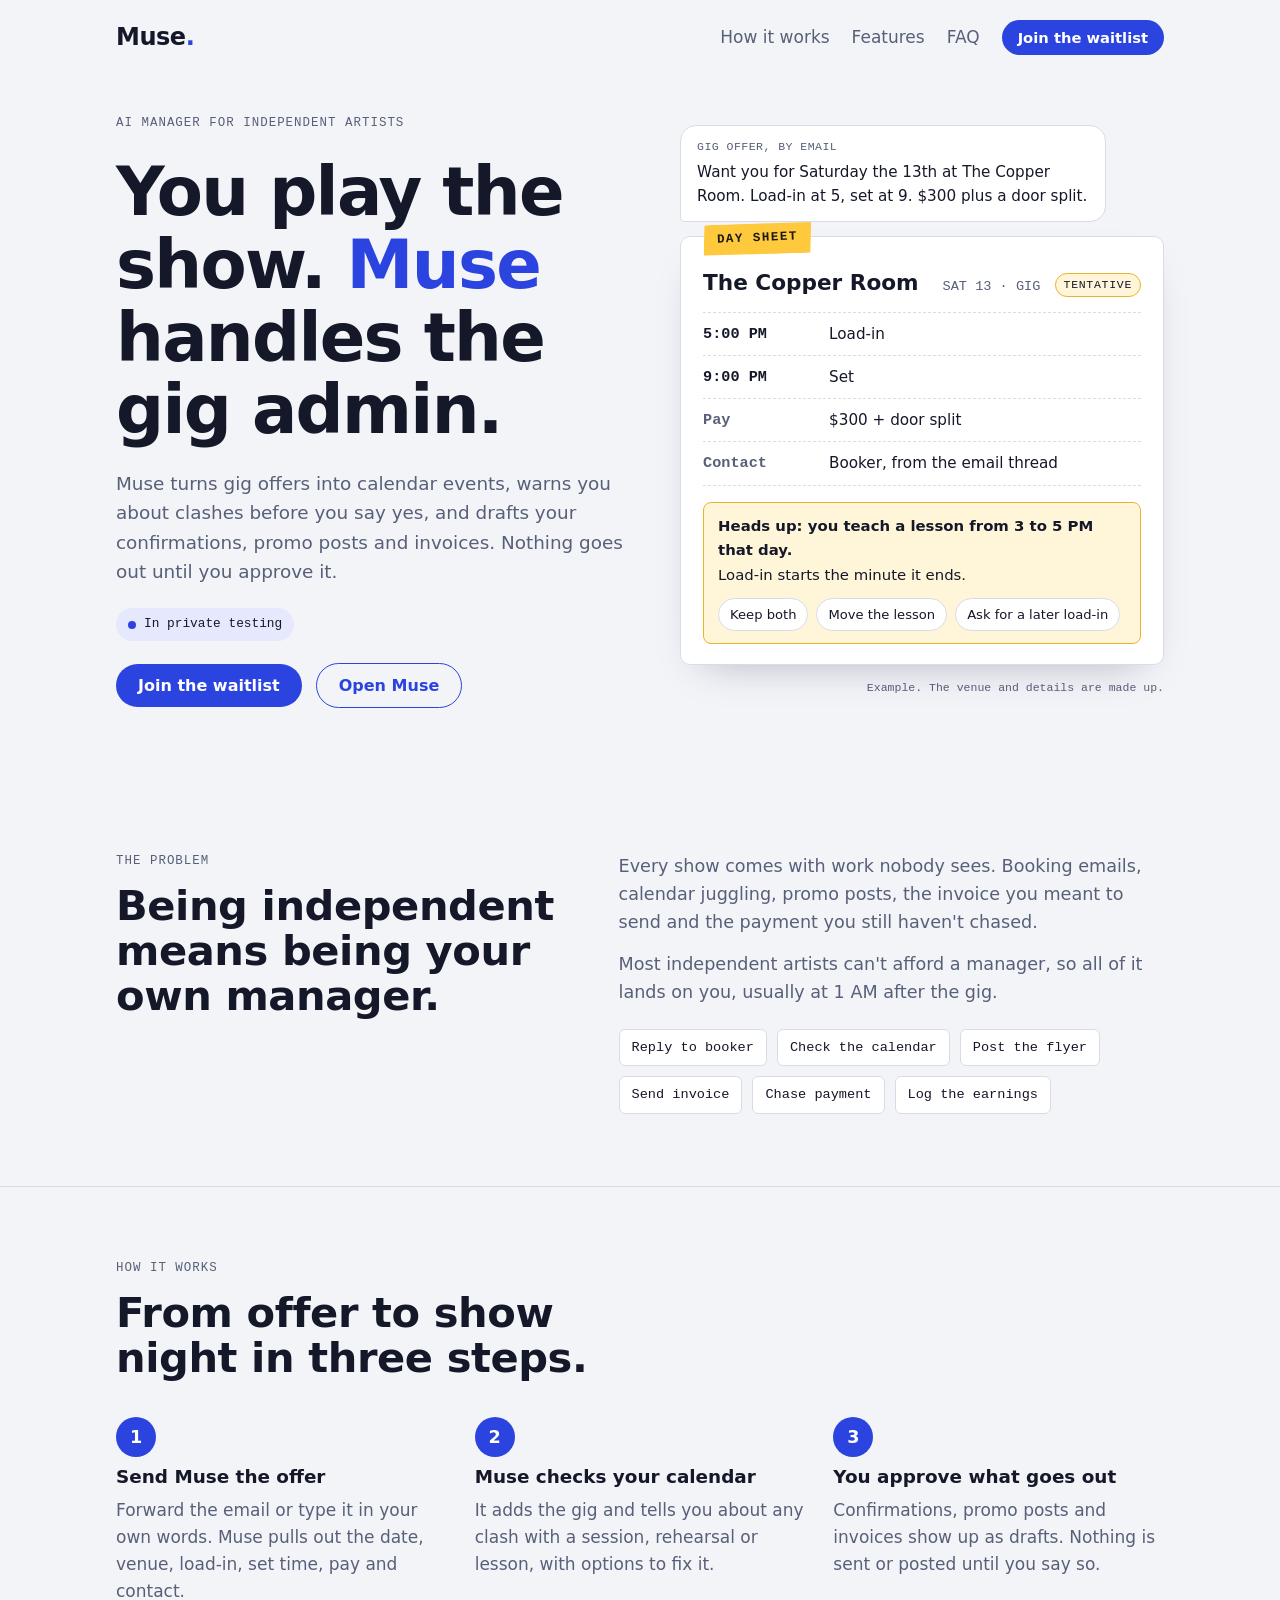
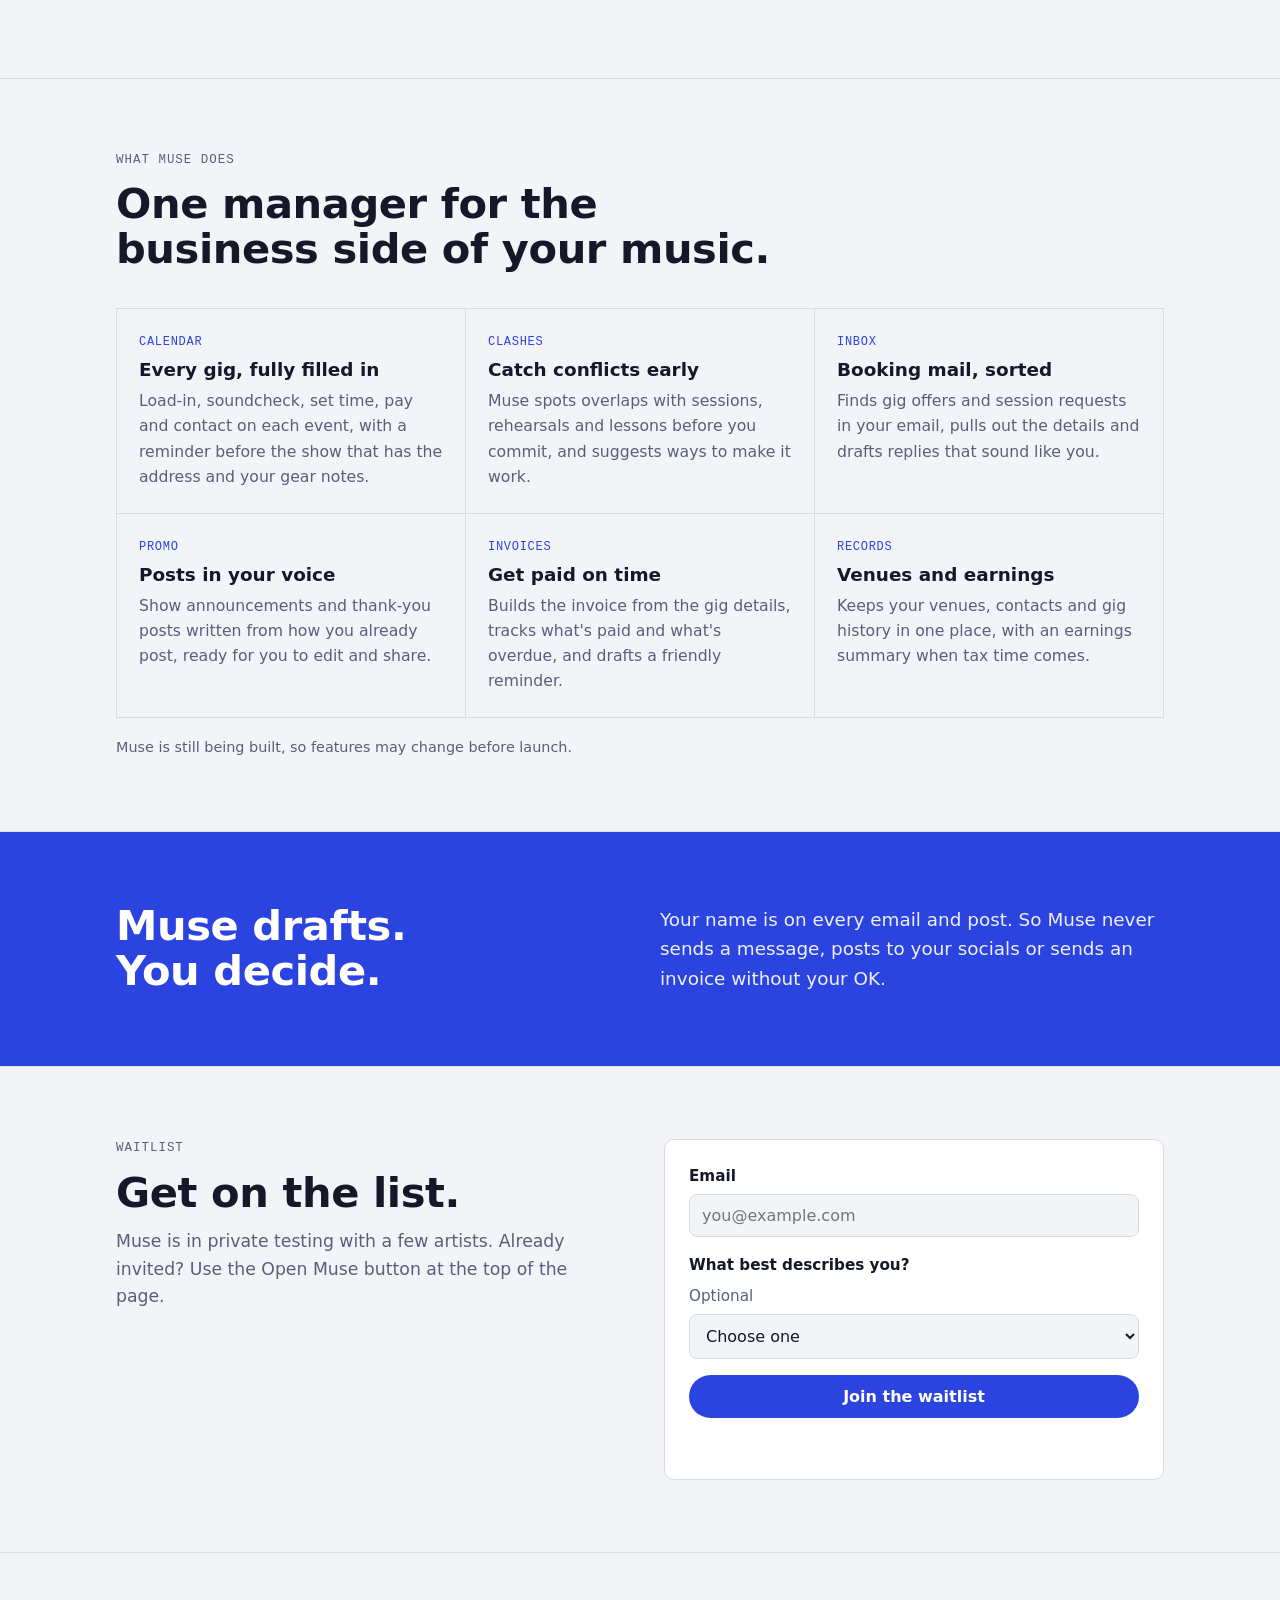
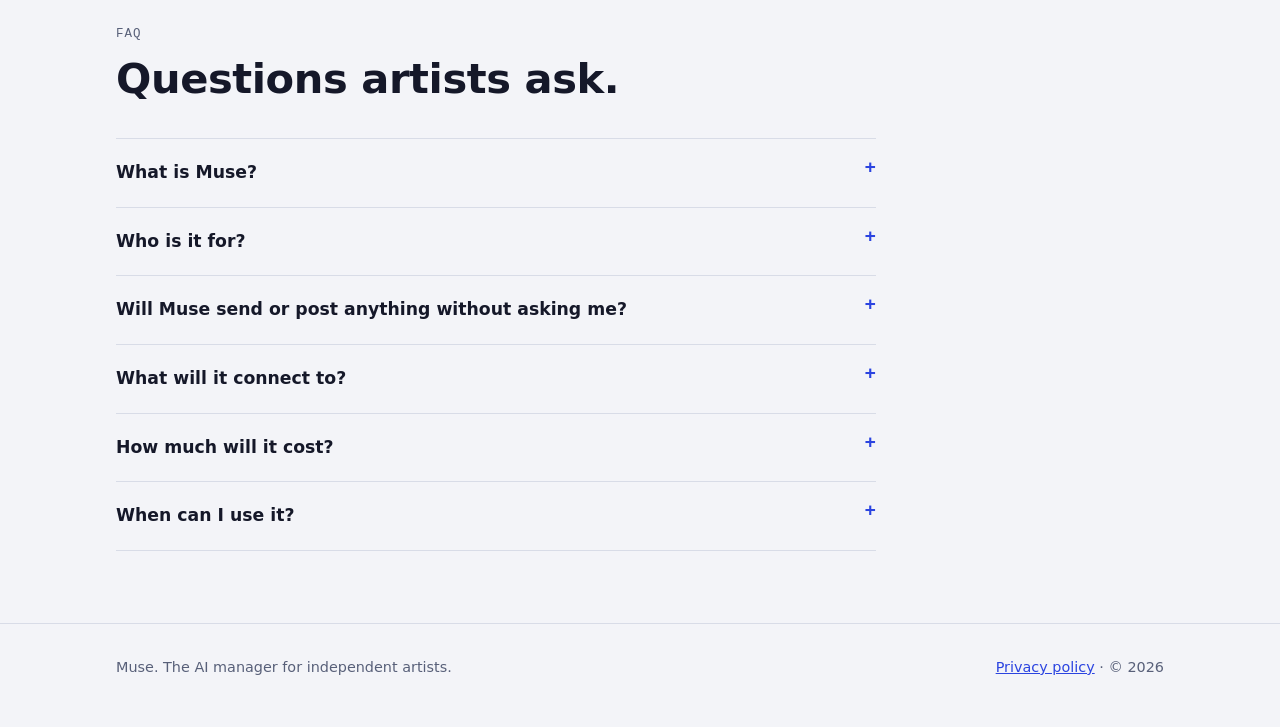
<file: deploy/site/index.html>
<!doctype html>
<html lang="en">
<head>
<meta charset="utf-8">
<meta name="viewport" content="width=device-width, initial-scale=1">
<title>Muse</title>
<meta name="description" content="Muse is an AI manager for independent musicians: calendar, email, invoices, social posts and contacts in one place.">
<style>
/* Layout: a gig "day sheet" leads the hero; sections run as one narrow column of plain bands, with the tape label as the single flourish. */
:root {
  --bg: #F3F4F8;
  --surface: #FFFFFF;
  --ink: #151829;
  --muted: #586079;
  --line: #D8DCE7;
  --accent: #2B44E0;
  --accent-ink: #FFFFFF;
  --accent-soft: #E6E9FD;
  --tape: #FFC93E;
  --tape-ink: #1B1A12;
  --warn-bg: #FFF5D9;
  --warn-line: #E9B42C;
  --font-display: system-ui, -apple-system, "Segoe UI", Roboto, sans-serif;
  --font-body: system-ui, -apple-system, "Segoe UI", Roboto, sans-serif;
  --font-mono: ui-monospace, "SFMono-Regular", Menlo, Consolas, monospace;
  --radius: 10px;
}
@media (prefers-color-scheme: dark) {
  :root:not([data-theme="light"]) {
    --bg: #0F1121; --surface: #181B30; --ink: #EDEFF7; --muted: #A2A8C1; --line: #2B2F4B;
    --accent: #8191FF; --accent-ink: #0F1121; --accent-soft: #232852;
    --tape: #FFC93E; --tape-ink: #1B1A12; --warn-bg: #2E2712; --warn-line: #B98D1E;
    color-scheme: dark;
  }
}
:root[data-theme="dark"] {
  --bg: #0F1121; --surface: #181B30; --ink: #EDEFF7; --muted: #A2A8C1; --line: #2B2F4B;
  --accent: #8191FF; --accent-ink: #0F1121; --accent-soft: #232852;
  --tape: #FFC93E; --tape-ink: #1B1A12; --warn-bg: #2E2712; --warn-line: #B98D1E;
  color-scheme: dark;
}

* { box-sizing: border-box; }
body {
  margin: 0;
  background: var(--bg);
  color: var(--ink);
  font-family: var(--font-body);
  font-size: 17px;
  line-height: 1.6;
}
.wrap {
  max-width: 1080px;
  margin: 0 auto;
  padding-left: max(16px, env(safe-area-inset-left, 0px));
  padding-right: max(16px, env(safe-area-inset-right, 0px));
}
a { color: var(--accent); }
:focus-visible { outline: 3px solid var(--accent); outline-offset: 2px; border-radius: 4px; }
h1, h2, h3 { font-family: var(--font-display); line-height: 1.08; text-wrap: balance; margin: 0; }
h2 { font-size: clamp(1.8rem, 4vw, 2.6rem); font-weight: 800; letter-spacing: -0.01em; }
h3 { font-size: 1.15rem; font-weight: 700; }
p { margin: 0; }
.eyebrow {
  font-family: var(--font-mono); font-size: 0.78rem; letter-spacing: 0.08em;
  text-transform: uppercase; color: var(--muted);
}
.btn {
  display: inline-flex; align-items: center; justify-content: center; gap: 8px;
  background: var(--accent); color: var(--accent-ink); border: 0; border-radius: 999px;
  padding: 12px 22px; font: 600 1rem var(--font-body); text-decoration: none; cursor: pointer;
}
.btn:hover { filter: brightness(1.08); }

/* Nav */
nav { padding-block: 18px; }
nav .wrap { display: flex; align-items: center; justify-content: space-between; gap: 16px; }
.wordmark { font-family: var(--font-display); font-weight: 800; font-size: 1.5rem; color: var(--ink); text-decoration: none; letter-spacing: -0.02em; }
.wordmark span { color: var(--accent); }
.navlinks { display: flex; align-items: center; gap: 22px; }
.navlinks a:not(.btn) { color: var(--muted); text-decoration: none; font-weight: 500; }
.navlinks a:not(.btn):hover { color: var(--ink); }
.navlinks .btn { padding: 9px 16px; font-size: 0.92rem; }
@media (max-width: 720px) { .navlinks a:not(.btn) { display: none; } }

/* Hero */
.hero { padding-block: 40px 72px; }
.hero .wrap { display: grid; grid-template-columns: 1.05fr 1fr; gap: 56px; align-items: center; }
.hero-copy { display: flex; flex-direction: column; gap: 22px; min-width: 0; }
.hero h1 { font-size: clamp(2.5rem, 6vw, 4.2rem); font-weight: 800; letter-spacing: -0.025em; }
.hero h1 em { font-style: normal; color: var(--accent); }
.lede { font-size: 1.15rem; color: var(--muted); max-width: 34em; }
.status {
  align-self: flex-start; display: inline-flex; align-items: center; gap: 8px;
  font-family: var(--font-mono); font-size: 0.8rem; color: var(--ink);
  background: var(--accent-soft); border-radius: 999px; padding: 6px 12px;
}
.status::before { content: ""; width: 8px; height: 8px; border-radius: 50%; background: var(--accent); }
.hero-actions { display: flex; flex-wrap: wrap; gap: 14px; align-items: center; }
.hero-actions .quiet { color: var(--muted); font-size: 0.95rem; }
.btn-ghost { background: transparent; color: var(--accent); border: 1px solid var(--accent); }

/* Day sheet demo */
.demo { display: flex; flex-direction: column; gap: 14px; min-width: 0; }
.offer {
  align-self: flex-start; max-width: 88%;
  background: var(--surface); border: 1px solid var(--line); border-radius: 16px 16px 16px 4px;
  padding: 12px 16px; font-size: 0.95rem;
}
.offer small { display: block; font-family: var(--font-mono); font-size: 0.72rem; color: var(--muted); margin-bottom: 4px; letter-spacing: 0.04em; }
.sheet {
  position: relative; background: var(--surface); border: 1px solid var(--line);
  border-radius: var(--radius); padding: 34px 22px 20px;
  box-shadow: 0 18px 40px -24px rgba(20, 24, 60, 0.35);
}
.tape {
  position: absolute; top: -14px; left: 22px; transform: rotate(-2.5deg);
  background: var(--tape); color: var(--tape-ink);
  font-family: var(--font-mono); font-weight: 600; font-size: 0.78rem; letter-spacing: 0.12em;
  padding: 6px 14px; box-shadow: 0 2px 0 rgba(0,0,0,0.08);
  clip-path: polygon(2% 0, 100% 4%, 98% 100%, 0 94%);
}
.sheet-head { display: flex; justify-content: space-between; align-items: baseline; gap: 12px; flex-wrap: wrap; margin-bottom: 14px; }
.sheet-head h3 { font-size: 1.35rem; }
.sheet-head .date { font-family: var(--font-mono); font-size: 0.85rem; color: var(--muted); }
.runs { list-style: none; margin: 0; padding: 0; border-top: 1px dashed var(--line); }
.runs li {
  display: grid; grid-template-columns: 7.5em 1fr; gap: 12px;
  padding: 9px 0; border-bottom: 1px dashed var(--line); font-size: 0.95rem;
}
.runs .t { font-family: var(--font-mono); font-variant-numeric: tabular-nums; font-weight: 600; }
.runs .k { color: var(--muted); }
.chip {
  display: inline-block; font-family: var(--font-mono); font-size: 0.72rem; letter-spacing: 0.06em;
  text-transform: uppercase; padding: 2px 8px; border-radius: 999px; border: 1px solid var(--warn-line);
  color: var(--ink); background: var(--warn-bg); vertical-align: 2px; margin-left: 6px;
}
.clash {
  margin-top: 16px; background: var(--warn-bg); border: 1px solid var(--warn-line);
  border-radius: 8px; padding: 12px 14px; font-size: 0.93rem;
}
.clash strong { display: block; margin-bottom: 2px; }
.choices { display: flex; flex-wrap: wrap; gap: 8px; margin-top: 10px; }
.choices span {
  font-size: 0.82rem; font-weight: 500; padding: 5px 11px; border-radius: 999px;
  border: 1px solid var(--line); background: var(--surface);
}
.example-note { font-family: var(--font-mono); font-size: 0.72rem; color: var(--muted); text-align: right; }

/* Sections */
section { padding-block: 72px; }
section + section { border-top: 1px solid var(--line); }
.section-head { display: flex; flex-direction: column; gap: 12px; max-width: 40em; margin-bottom: 36px; }
.section-head p { color: var(--muted); font-size: 1.08rem; }

.problem .wrap { display: grid; grid-template-columns: 1fr 1.2fr; gap: 48px; align-items: start; }
.problem p { color: var(--muted); font-size: 1.1rem; max-width: 34em; }
.problem p + p { margin-top: 14px; }
.chores { list-style: none; padding: 0; margin: 0; display: flex; flex-wrap: wrap; gap: 10px; }
.chores li {
  font-family: var(--font-mono); font-size: 0.85rem; padding: 7px 12px;
  border: 1px solid var(--line); border-radius: 6px; background: var(--surface);
}

.steps { list-style: none; padding: 0; margin: 0; display: grid; grid-template-columns: repeat(3, 1fr); gap: 28px; counter-reset: step; }
.steps li { display: flex; flex-direction: column; gap: 10px; min-width: 0; counter-increment: step; }
.steps li::before {
  content: counter(step); font-family: var(--font-display); font-weight: 800; font-size: 1.1rem;
  width: 40px; height: 40px; border-radius: 50%; display: grid; place-items: center;
  background: var(--accent); color: var(--accent-ink);
}
.steps p { color: var(--muted); }

.features { display: grid; grid-template-columns: repeat(3, 1fr); gap: 0; border-top: 1px solid var(--line); border-left: 1px solid var(--line); }
.feature { padding: 24px 22px; border-right: 1px solid var(--line); border-bottom: 1px solid var(--line); display: flex; flex-direction: column; gap: 8px; min-width: 0; }
.feature .tag { font-family: var(--font-mono); font-size: 0.75rem; letter-spacing: 0.06em; text-transform: uppercase; color: var(--accent); }
.feature p { color: var(--muted); font-size: 0.98rem; }
.fine { margin-top: 18px; color: var(--muted); font-size: 0.9rem; }

.charge { background: var(--accent); color: var(--accent-ink); }
.charge .wrap { display: grid; grid-template-columns: 1fr 1fr; gap: 40px; align-items: center; }
.charge h2 { color: var(--accent-ink); }
.charge p { font-size: 1.15rem; opacity: 0.92; max-width: 30em; }

.waitlist .wrap { display: grid; grid-template-columns: 1fr 1fr; gap: 48px; align-items: start; }
form {
  background: var(--surface); border: 1px solid var(--line); border-radius: var(--radius);
  padding: 24px; display: flex; flex-direction: column; gap: 16px; min-width: 0;
}
label { font-weight: 600; font-size: 0.95rem; display: flex; flex-direction: column; gap: 6px; }
label .opt { font-weight: 400; color: var(--muted); }
input, select {
  font: 400 1rem var(--font-body); color: var(--ink); background: var(--bg);
  border: 1px solid var(--line); border-radius: 8px; padding: 11px 12px; width: 100%;
}
input:focus, select:focus { outline: 2px solid var(--accent); outline-offset: 1px; }
.form-msg { font-size: 0.95rem; min-height: 1.4em; color: var(--ink); }

.faq { display: flex; flex-direction: column; border-top: 1px solid var(--line); max-width: 760px; }
details { border-bottom: 1px solid var(--line); padding: 4px 0; }
summary {
  cursor: pointer; list-style: none; padding: 16px 0; font-weight: 600; font-size: 1.08rem;
  display: flex; justify-content: space-between; gap: 16px;
}
summary::-webkit-details-marker { display: none; }
summary::after { content: "+"; font-family: var(--font-mono); color: var(--accent); font-size: 1.2rem; line-height: 1; }
details[open] summary::after { content: "\2212"; }
details p { color: var(--muted); padding: 0 0 18px; max-width: 40em; }

footer { padding-block: 32px 48px; border-top: 1px solid var(--line); color: var(--muted); font-size: 0.9rem; }
footer .wrap { display: flex; justify-content: space-between; gap: 16px; flex-wrap: wrap; }

@media (max-width: 860px) {
  .hero .wrap, .problem .wrap, .charge .wrap, .waitlist .wrap { grid-template-columns: 1fr; gap: 36px; }
  .steps { grid-template-columns: 1fr; }
  .features { grid-template-columns: 1fr 1fr; }
  section { padding-block: 56px; }
}
@media (max-width: 560px) {
  .features { grid-template-columns: 1fr; }
  .runs li { grid-template-columns: 6.5em 1fr; }
}
@media (prefers-reduced-motion: no-preference) {
  .sheet { animation: rise 0.6s ease-out both; animation-delay: 0.15s; }
  .clash { animation: rise 0.5s ease-out both; animation-delay: 0.55s; }
  @keyframes rise { from { transform: translateY(8px); } to { transform: none; } }
}
</style>
</head>
<body>
<nav>
  <div class="wrap">
    <a class="wordmark" href="#top">Muse<span>.</span></a>
    <div class="navlinks">
      <a href="#how">How it works</a>
      <a href="#features">Features</a>
      <a href="#faq">FAQ</a>
      <a class="btn" href="#waitlist">Join the waitlist</a>
    </div>
  </div>
</nav>

<header class="hero" id="top">
  <div class="wrap">
    <div class="hero-copy">
      <span class="eyebrow">AI manager for independent artists</span>
      <h1>You play the show. <em>Muse</em> handles the gig admin.</h1>
      <p class="lede">Muse turns gig offers into calendar events, warns you about clashes before you say yes, and drafts your confirmations, promo posts and invoices. Nothing goes out until you approve it.</p>
      <span class="status">In private testing</span>
      <div class="hero-actions">
        <a class="btn" href="#waitlist">Join the waitlist</a>
        <a class="btn btn-ghost" href="https://app.getmusehq.com">Open Muse</a>
      </div>
    </div>

    <div class="demo" aria-label="Example of Muse reading a gig offer">
      <div class="offer">
        <small>GIG OFFER, BY EMAIL</small>
        Want you for Saturday the 13th at The Copper Room. Load-in at 5, set at 9. $300 plus a door split.
      </div>
      <div class="sheet">
        <span class="tape">DAY SHEET</span>
        <div class="sheet-head">
          <h3>The Copper Room</h3>
          <span class="date">SAT 13 · GIG <span class="chip">Tentative</span></span>
        </div>
        <ul class="runs">
          <li><span class="t">5:00 PM</span><span>Load-in</span></li>
          <li><span class="t">9:00 PM</span><span>Set</span></li>
          <li><span class="t k">Pay</span><span>$300 + door split</span></li>
          <li><span class="t k">Contact</span><span>Booker, from the email thread</span></li>
        </ul>
        <div class="clash" role="note">
          <strong>Heads up: you teach a lesson from 3 to 5 PM that day.</strong>
          Load-in starts the minute it ends.
          <div class="choices" aria-label="Options Muse offers">
            <span>Keep both</span><span>Move the lesson</span><span>Ask for a later load-in</span>
          </div>
        </div>
      </div>
      <span class="example-note">Example. The venue and details are made up.</span>
    </div>
  </div>
</header>

<section class="problem" aria-labelledby="problem-h">
  <div class="wrap">
    <div class="section-head" style="margin-bottom:0">
      <span class="eyebrow">The problem</span>
      <h2 id="problem-h">Being independent means being your own manager.</h2>
    </div>
    <div>
      <p>Every show comes with work nobody sees. Booking emails, calendar juggling, promo posts, the invoice you meant to send and the payment you still haven't chased.</p>
      <p>Most independent artists can't afford a manager, so all of it lands on you, usually at 1 AM after the gig.</p>
      <ul class="chores" aria-label="Tasks Muse is built to take on" style="margin-top:22px">
        <li>Reply to booker</li><li>Check the calendar</li><li>Post the flyer</li><li>Send invoice</li><li>Chase payment</li><li>Log the earnings</li>
      </ul>
    </div>
  </div>
</section>

<section id="how" aria-labelledby="how-h">
  <div class="wrap">
    <div class="section-head">
      <span class="eyebrow">How it works</span>
      <h2 id="how-h">From offer to show night in three steps.</h2>
    </div>
    <ol class="steps">
      <li>
        <h3>Send Muse the offer</h3>
        <p>Forward the email or type it in your own words. Muse pulls out the date, venue, load-in, set time, pay and contact.</p>
      </li>
      <li>
        <h3>Muse checks your calendar</h3>
        <p>It adds the gig and tells you about any clash with a session, rehearsal or lesson, with options to fix it.</p>
      </li>
      <li>
        <h3>You approve what goes out</h3>
        <p>Confirmations, promo posts and invoices show up as drafts. Nothing is sent or posted until you say so.</p>
      </li>
    </ol>
  </div>
</section>

<section id="features" aria-labelledby="features-h">
  <div class="wrap">
    <div class="section-head">
      <span class="eyebrow">What Muse does</span>
      <h2 id="features-h">One manager for the business side of your music.</h2>
    </div>
    <div class="features">
      <div class="feature">
        <span class="tag">Calendar</span>
        <h3>Every gig, fully filled in</h3>
        <p>Load-in, soundcheck, set time, pay and contact on each event, with a reminder before the show that has the address and your gear notes.</p>
      </div>
      <div class="feature">
        <span class="tag">Clashes</span>
        <h3>Catch conflicts early</h3>
        <p>Muse spots overlaps with sessions, rehearsals and lessons before you commit, and suggests ways to make it work.</p>
      </div>
      <div class="feature">
        <span class="tag">Inbox</span>
        <h3>Booking mail, sorted</h3>
        <p>Finds gig offers and session requests in your email, pulls out the details and drafts replies that sound like you.</p>
      </div>
      <div class="feature">
        <span class="tag">Promo</span>
        <h3>Posts in your voice</h3>
        <p>Show announcements and thank-you posts written from how you already post, ready for you to edit and share.</p>
      </div>
      <div class="feature">
        <span class="tag">Invoices</span>
        <h3>Get paid on time</h3>
        <p>Builds the invoice from the gig details, tracks what's paid and what's overdue, and drafts a friendly reminder.</p>
      </div>
      <div class="feature">
        <span class="tag">Records</span>
        <h3>Venues and earnings</h3>
        <p>Keeps your venues, contacts and gig history in one place, with an earnings summary when tax time comes.</p>
      </div>
    </div>
    <p class="fine">Muse is still being built, so features may change before launch.</p>
  </div>
</section>

<section class="charge" aria-labelledby="charge-h">
  <div class="wrap">
    <h2 id="charge-h">Muse drafts. You decide.</h2>
    <p>Your name is on every email and post. So Muse never sends a message, posts to your socials or sends an invoice without your OK.</p>
  </div>
</section>

<section class="waitlist" id="waitlist" aria-labelledby="waitlist-h">
  <div class="wrap">
    <div class="section-head">
      <span class="eyebrow">Waitlist</span>
      <h2 id="waitlist-h">Get on the list.</h2>
      <p>Muse is in private testing with a few artists. Already invited? Use the Open Muse button at the top of the page.</p>
    </div>
    <form id="waitlist-form" novalidate>
      <label for="wl-email">Email
        <input id="wl-email" name="email" type="email" autocomplete="email" placeholder="you@example.com" required>
      </label>
      <label for="wl-role">What best describes you? <span class="opt">Optional</span>
        <select id="wl-role" name="role">
          <option value="">Choose one</option>
          <option>Solo artist</option>
          <option>Band</option>
          <option>Session musician</option>
          <option>Studio owner</option>
          <option>Engineer</option>
          <option>DJ or producer</option>
          <option>Something else</option>
        </select>
      </label>
      <button class="btn" type="submit">Join the waitlist</button>
      <p class="form-msg" id="wl-msg" role="status" aria-live="polite"></p>
    </form>
  </div>
</section>

<section id="faq" aria-labelledby="faq-h">
  <div class="wrap">
    <div class="section-head">
      <span class="eyebrow">FAQ</span>
      <h2 id="faq-h">Questions artists ask.</h2>
    </div>
    <div class="faq">
      <details>
        <summary>What is Muse?</summary>
        <p>Muse is an AI manager for independent artists. It handles the admin around your gigs: scheduling, clashes, booking emails, promo posts and invoices.</p>
      </details>
      <details>
        <summary>Who is it for?</summary>
        <p>Independent musicians, bands and session players who book and run their own shows.</p>
      </details>
      <details>
        <summary>Will Muse send or post anything without asking me?</summary>
        <p>No. Every email, post and invoice stays a draft until you approve it.</p>
      </details>
      <details>
        <summary>What will it connect to?</summary>
        <p>Muse is being built to work with Google Calendar and Gmail, with Instagram and TikTok for promo posts.</p>
      </details>
      <details>
        <summary>How much will it cost?</summary>
        <p>Pricing isn't set yet.</p>
      </details>
      <details>
        <summary>When can I use it?</summary>
        <p>Muse is in private testing with a few artists, and there's no public launch date yet.</p>
      </details>
    </div>
  </div>
</section>

<footer>
  <div class="wrap">
    <span>Muse. The AI manager for independent artists.</span>
    <span><a href="/privacy">Privacy policy</a> · © 2026</span>
  </div>
</footer>

<script>
(function () {
  var form = document.getElementById("waitlist-form");
  var email = document.getElementById("wl-email");
  var msg = document.getElementById("wl-msg");
  form.addEventListener("submit", function (e) {
    e.preventDefault();
    var v = (email.value || "").trim();
    if (!v || !/^[^\s@]+@[^\s@]+\.[^\s@]+$/.test(v)) {
      msg.textContent = "Enter an email address like you@example.com.";
      email.focus();
      return;
    }
    msg.textContent = "Sign-ups aren't open yet, so your email wasn't saved. Check back soon.";
  });
})();
</script>
</body>
</html>
</file>
